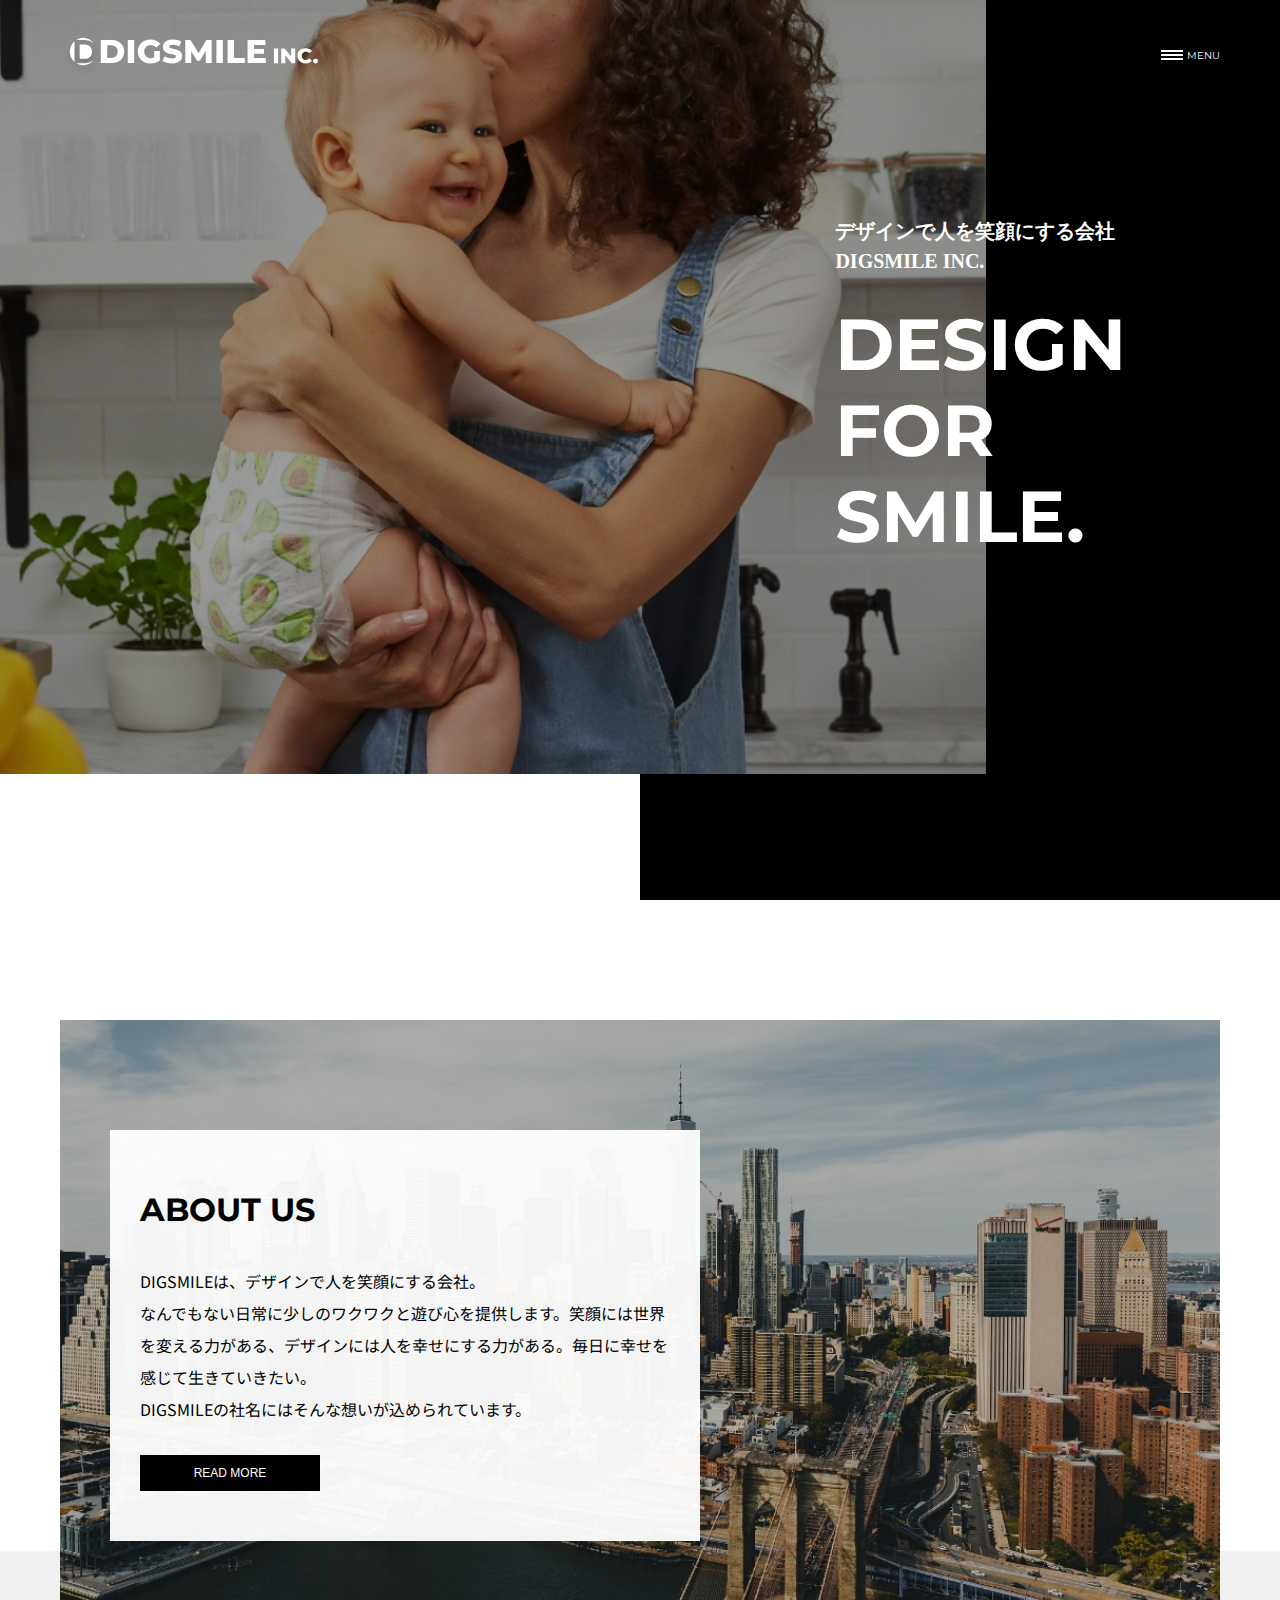
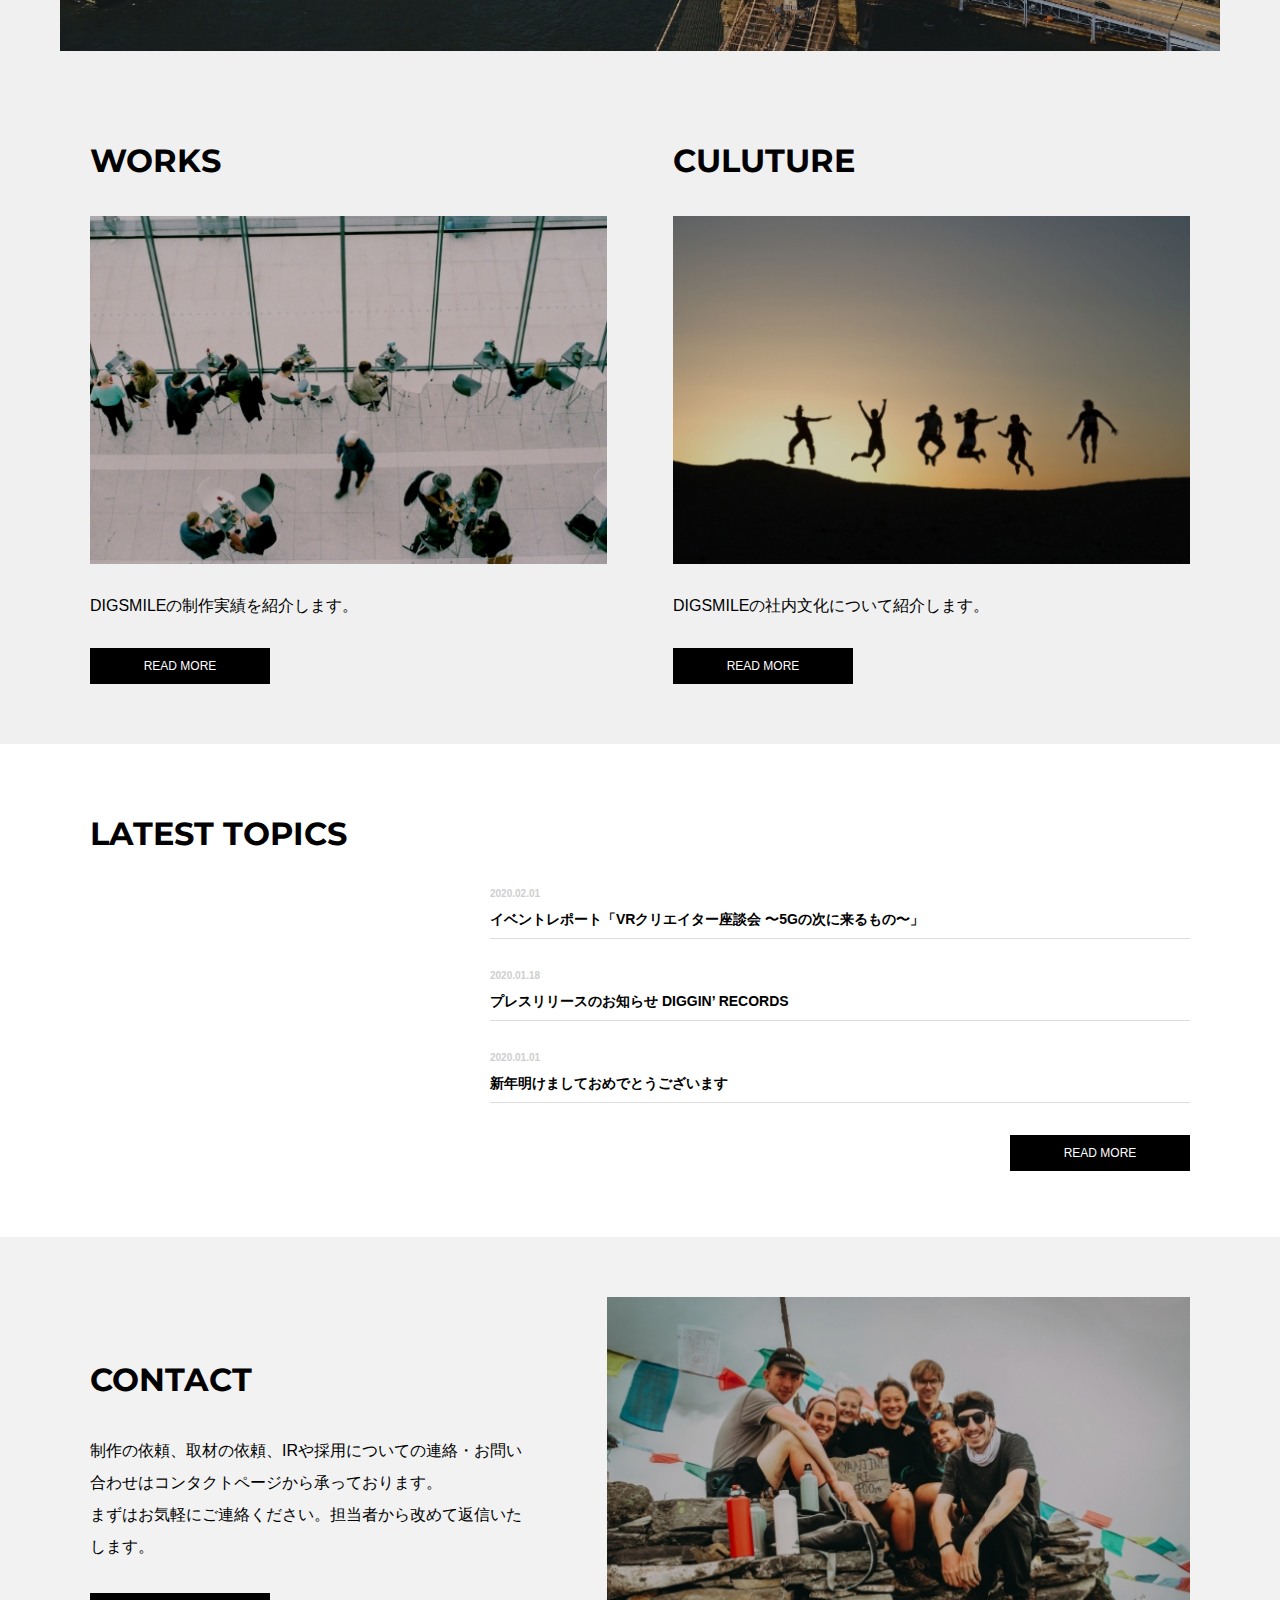
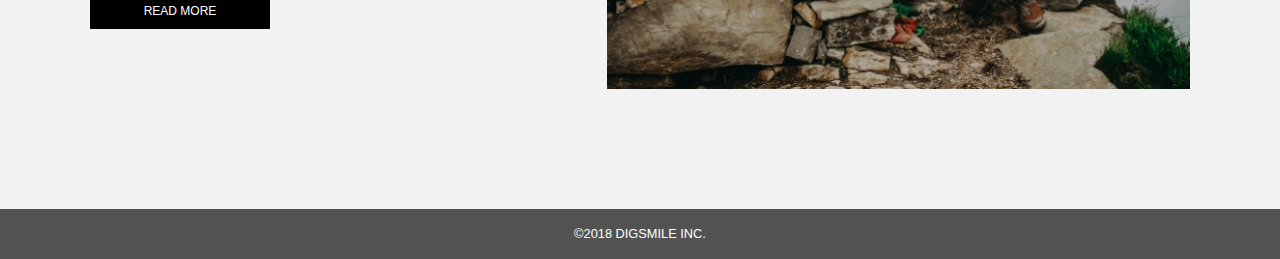
<file: index.html>
<!DOCTYPE html>
<html lang="ja">
<head>
  <meta charset="UTF-8">
  <meta http-equiv="X-UA-Compatible" content="IE=edge">
  <meta name="viewport" content="width=device-width, initial-scale=1.0">
  <link rel="stylesheet" href="css/reset.css">
  <link rel="preconnect" href="https://fonts.googleapis.com">
  <link rel="preconnect" href="https://fonts.gstatic.com" crossorigin>
  <link href="https://fonts.googleapis.com/css2?family=Montserrat:wght@400;800&family=Noto+Sans+JP&display=swap" rel="stylesheet">
  <link rel="stylesheet" href="css/style.css">
  <script
  src="https://code.jquery.com/jquery-3.6.0.min.js"
  integrity="sha256-/xUj+3OJU5yExlq6GSYGSHk7tPXikynS7ogEvDej/m4="
  crossorigin="anonymous"></script>

  <title>DIGSMILE inc. | TOP</title>
</head>
<body>
  <header class="header">
    <h1 class="site-logo">
      <a href="" class="site-logo__link"><img class="site-logo__img" src="img/site-logo.svg" alt=""></a>
    </h1>
    <nav class="header__nav">
      <div class="nav__logo">
        <a href="#" class="nav__logo-link">
          <img src="img/グループ 8.svg" alt="" >
        </a><!-- /.nav__logo-link -->
      </div><!-- /.nav__logo -->
      <ul class="nav__list">
        <li class="nav__item">
          <a href="about.html" class="nav__link">
            ABOUT US
          </a><!-- /.nav__link -->
        </li><!-- /.nav__item -->
        <li class="nav__item">
          <a href="#works" class="nav__link">
            WORKS
          </a><!-- /.nav__link -->
        </li><!-- /.nav__item -->
        <li class="nav__item">
          <a href="index.html" class="nav__link">
            CULTURE
          </a><!-- /.nav__link -->
        </li><!-- /.nav__item -->
        <li class="nav__item">
          <a href="#topics" class="nav__link">
            TOPICS
          </a><!-- /.nav__link -->
        </li><!-- /.nav__item -->
        <li class="nav__item">
          <a href="contact.html" class="nav__link">
            CONTACT
          </a><!-- /.nav__link -->
        </li><!-- /.nav__item -->
      </ul><!-- /.nav__list -->
    </nav><!-- /.header__nav -->
    <div class="mask">
      
    </div><!-- /.mask -->
    <div class="humberger">
      <button class="humberger__btn">
        <span class="humberger__border humberger__border--top"></span>
        <span class="humberger__border humberger__border--middle"></span>
        <span class="humberger__border humberger__border--bottom"></span>       
      </button>
      <p class="humberger__menu">
        MENU
      </p>  
    </div>
  </header>
  <main class="main">
    <div class="fv">
      <div class="fv__bg-img">
        <div class="fv__title">
          <div class="fv__sub-copy">デザインで人を笑顔にする会社<br>DIGSMILE INC.
          </div>
          <div class="fv__main-copy">DESIGN<br>
            FOR<br>
            SMILE.
          </div>
        </div>
      </div>
      <div class="fv__bg-brack">
      </div><!-- /.fv__bg-brack -->
    </div>
    <section class="about-us">
      <div class="about-us__inner sec-inner--m">
        <div class="about-us__content">
          <h2 class="about-us__title sec-title">
            ABOUT US
          </h2><!-- /.about-us__title -->
          <p class="about-us__description">
            DIGSMILEは、デザインで人を笑顔にする会社。<br>
            なんでもない日常に少しのワクワクと遊び心を提供します。笑顔には世界を変える力がある、デザインには人を幸せにする力がある。毎日に幸せを感じて生きていきたい。<br>
            DIGSMILEの社名にはそんな想いが込められています。
          </p><!-- /.about-us__description -->
          <a href="about.html" class="btn">
            READ MORE
          </a><!-- /.btn -->
        </div><!-- /.about-us__content -->
      </div><!-- /.sec-inner -->
    </section><!-- /.about-us -->

    <div class="col-2">
      <div class="sec-inner--m col-2__inner">
        <section class="works" id="works">
          <h2 class="sec-title">
            WORKS
          </h2><!-- /.sec-title -->
          <figure class="works__img-wrap col-2__img-wrap">
            <img src="img/works-img@2x.jpg" alt="" class="works__img col-2__img" >
          </figure><!-- /.works__img-wrap -->
          <p class="works__description col-2__description">
            DIGSMILEの制作実績を紹介します。
          </p><!-- /.works__description -->
          <a href="" class="btn col-2__btn">READ MORE</a><!-- /.btn -->
        </section><!-- /.works -->
        <section class="culture">
          <h2 class="sec-title">
            CULUTURE
          </h2><!-- /.sec-title -->
          <figure class="works__img-wrap col-2__img-wrap">
            <img src="img/culture-img@2x.jpg" alt="" class="works__img col-2__img">
          </figure><!-- /.works__img-wrap -->
          <p class="works__description col-2__description">DIGSMILEの社内文化について紹介します。</p><!-- /.works__description -->
          <a href="" class="btn col-2__btn">READ MORE</a><!-- /.btn -->   
        </section><!-- /.culture -->
      </div><!-- /.sec-inner--m -->
    </div><!-- /.col-2 -->
    <section class="topics" id="topics">
      <div class="sec-inner--m">
        <h2 class="sec-title">
          LATEST TOPICS
        </h2><!-- /.sec-title -->
        <div class="topics__content">
          <ul class="topics__list">
            <li class="topics__item">
              <time class="topics__time" datetime="2020-02-01">2020.02.01</time><!-- /.topics__time -->
              <p class="topics__text">イベントレポート「VRクリエイター座談会 〜5Gの次に来るもの〜」</p><!-- /.topics__text -->
            </li><!-- /.topics__item -->
            <li class="topics__item">
              <time class="topics__time" datetime="2020-01-18">2020.01.18</time><!-- /.topics__time -->
              <p class="topics__text">プレスリリースのお知らせ DIGGIN’ RECORDS</p><!-- /.topics__text -->
            </li><!-- /.topics__item -->
            <li class="topics__item">
              <time class="topics__time" datetime="2020-01-01">2020.01.01</time><!-- /.topics__time -->
              <p class="topics__text">新年明けましておめでとうございます</p><!-- /.topics__text -->
            </li><!-- /.topics__item -->
          </ul><!-- /.topics__list -->
          <a href="" class="btn topics__btn">READ MORE</a><!-- /.btn -->
        </div><!-- /.topics__content -->
      </div><!-- /.sec-inner--m -->
    </section><!-- /.topics -->
    <section class="contact">
      <div class="sec-inner--m contact__inner">
        <div class="contact__content">
          <h2 class="sec-title">
            CONTACT
          </h2><!-- /.sec-title -->
          <p class="contact__text">
            制作の依頼、取材の依頼、IRや採用についての連絡・お問い合わせはコンタクトページから承っております。<br>
            まずはお気軽にご連絡ください。担当者から改めて返信いたします。
          </p><!-- /.contact__text -->
          <a href="contact.html" class="btn contact__btn">READ MORE</a><!-- /.btn -->

        </div><!-- /.contact__content -->
        <figure class="contact__img-wrap">
          <img src="/img/recruit-img@2x.jpg" alt="" class="contact__img">
        </figure><!-- /.contact__img-wrapper -->

      </div><!-- /.sec-inner--m -->
    </section><!-- /.contact -->
  </main>
  <footer class="footer">
    <small class="footer__copy">&copy;2018 DIGSMILE INC.</small>
  </footer>
  <script src="js/script.js"></script>
</body>
</html>
</file>
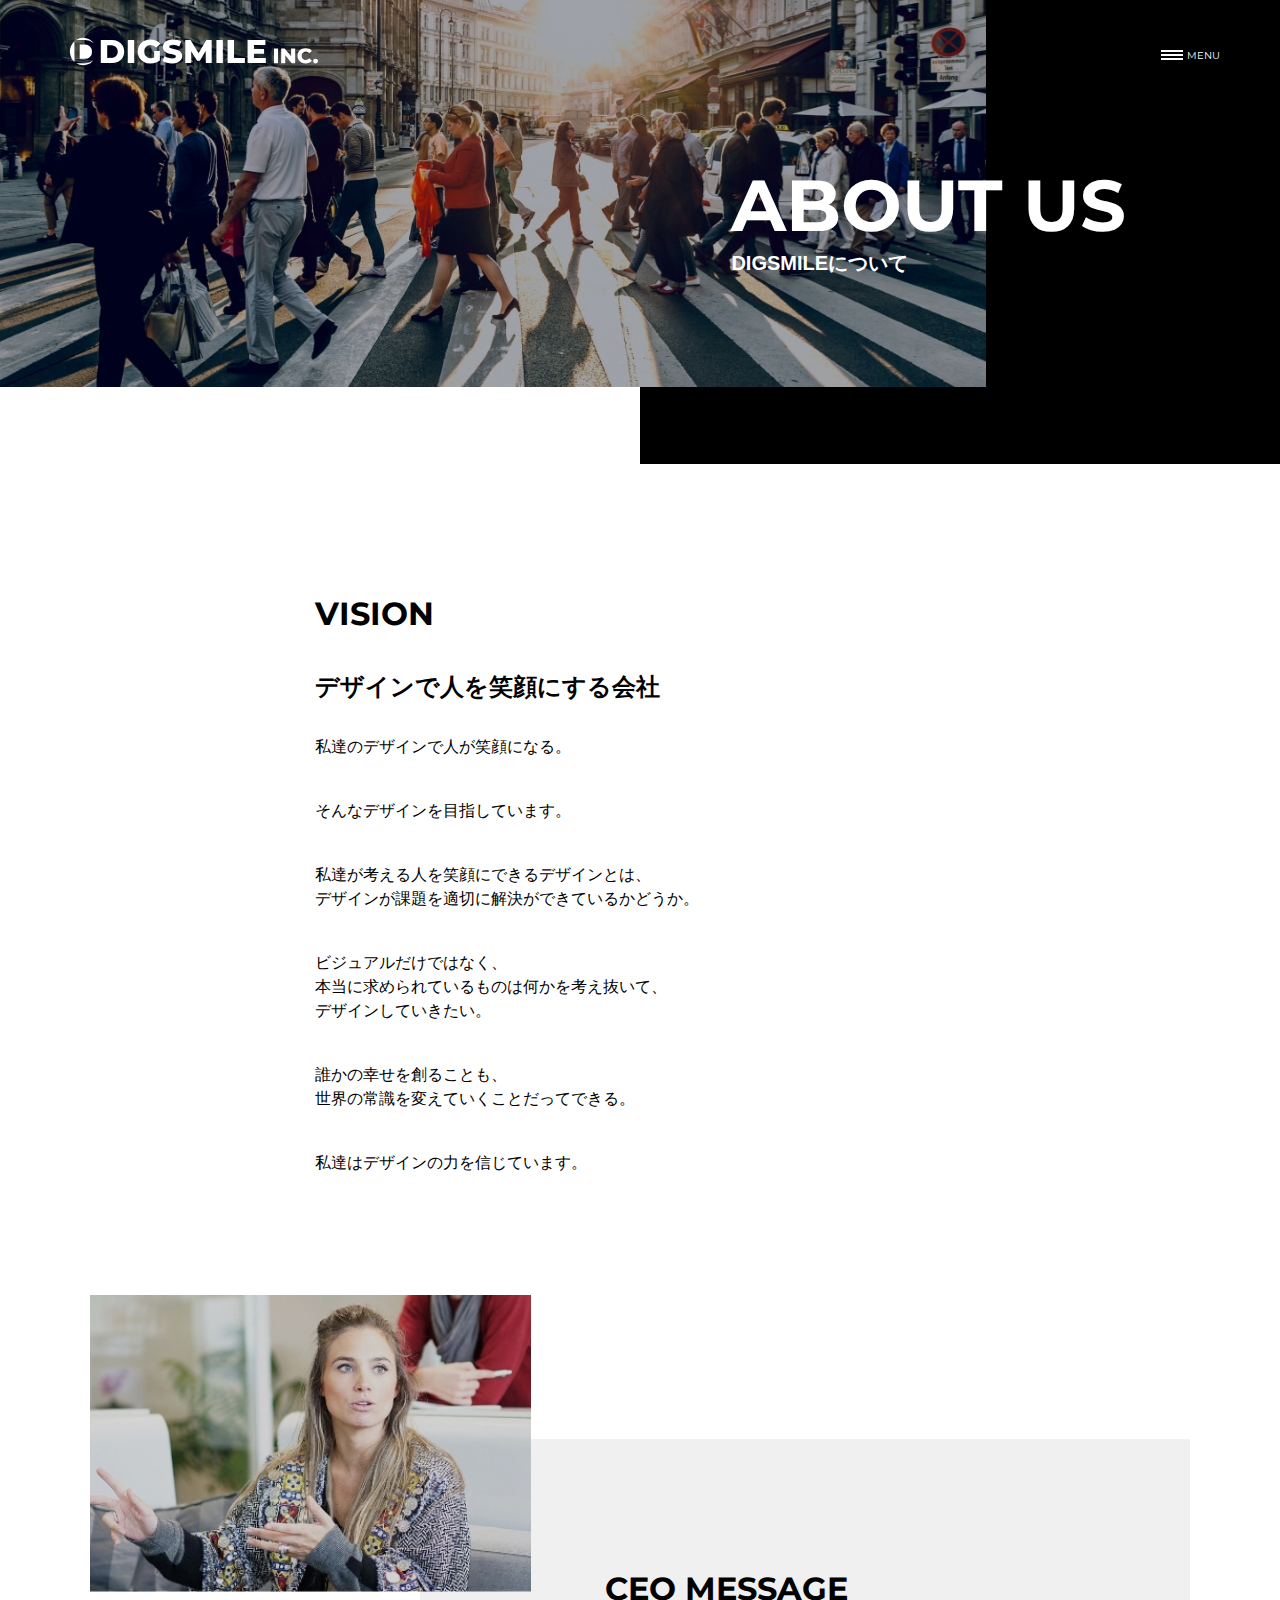
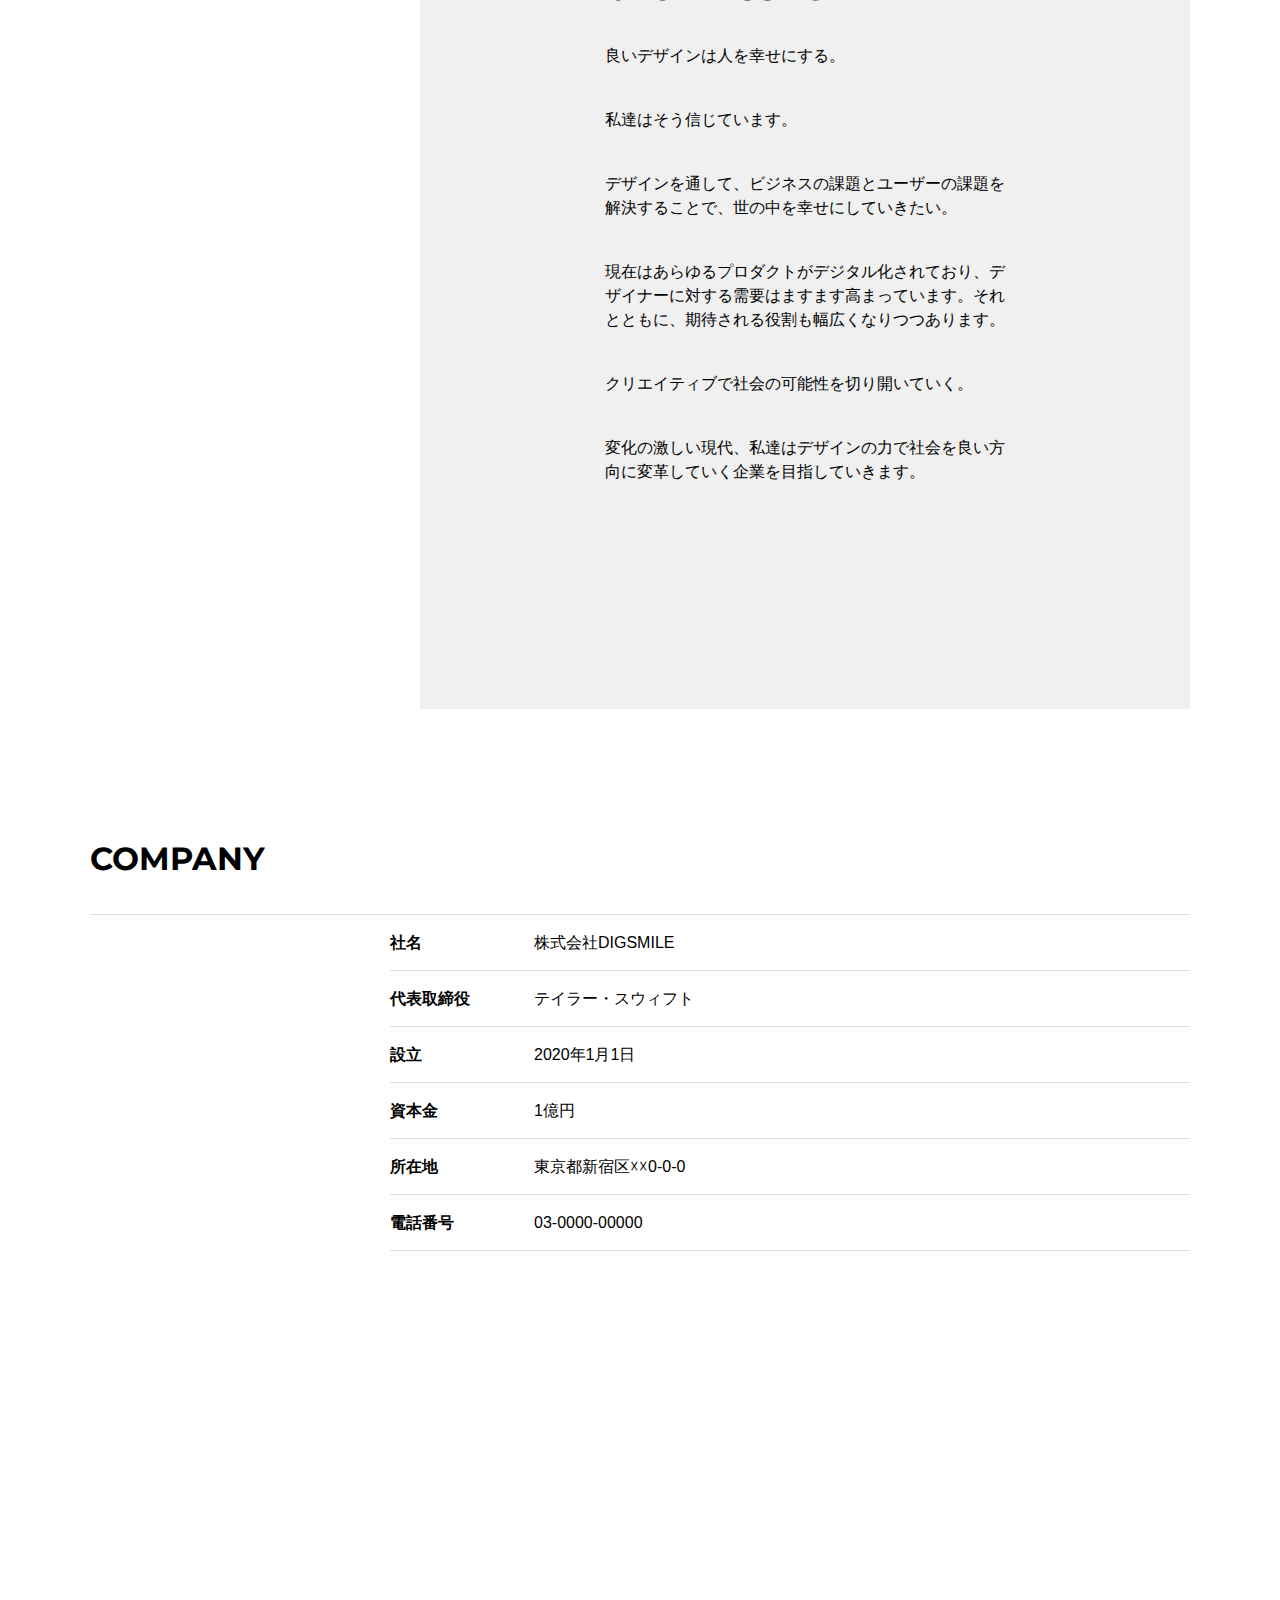
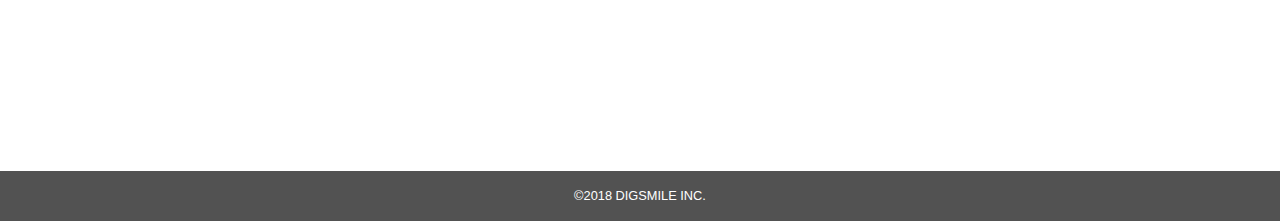
<file: about.html>
<!DOCTYPE html>
<html lang="ja">
<head>
  <meta charset="UTF-8">
  <meta http-equiv="X-UA-Compatible" content="IE=edge">
  <meta name="viewport" content="width=device-width, initial-scale=1.0">
  <link rel="stylesheet" href="css/reset.css">
  <link rel="preconnect" href="https://fonts.googleapis.com">
  <link rel="preconnect" href="https://fonts.gstatic.com" crossorigin>
  <link href="https://fonts.googleapis.com/css2?family=Montserrat:wght@400;800&family=Noto+Sans+JP&display=swap" rel="stylesheet">
  <link rel="stylesheet" href="css/about.css">
  <script
  src="https://code.jquery.com/jquery-3.6.0.min.js"
  integrity="sha256-/xUj+3OJU5yExlq6GSYGSHk7tPXikynS7ogEvDej/m4="
  crossorigin="anonymous"></script>
  <title>DIGSMILE inc. |about</title>
</head>
<body>
  <header class="header">
    <h2 class="site-logo">
      <a href="" class="site-logo__link"><img class="site-logo__img" src="img/site-logo.svg" alt=""></a>
    </h2>
    <nav class="header__nav">
      <div class="nav__logo">
        <a href="#" class="nav__logo-link">
          <img src="img/グループ 8.svg" alt="" >
        </a><!-- /.nav__logo-link -->
      </div><!-- /.nav__logo -->
      <ul class="nav__list">
        <li class="nav__item">
          <a href="#" class="nav__link">
            ABOUT US
          </a><!-- /.nav__link -->
        </li><!-- /.nav__item -->
        <li class="nav__item">
          <a href="index.html" class="nav__link">
            WORKS
          </a><!-- /.nav__link -->
        </li><!-- /.nav__item -->
        <li class="nav__item">
          <a href="index.html" class="nav__link">
            CULTURE
          </a><!-- /.nav__link -->
        </li><!-- /.nav__item -->
        <li class="nav__item">
          <a href="index.html" class="nav__link">
            TOPICS
          </a><!-- /.nav__link -->
        </li><!-- /.nav__item -->
        <li class="nav__item">
          <a href="contact.html" class="nav__link">
            CONTACT
          </a><!-- /.nav__link -->
        </li><!-- /.nav__item -->
      </ul><!-- /.nav__list -->
    </nav><!-- /.header__nav -->
    <div class="mask">
      
    </div><!-- /.mask -->
    <div class="humberger">
      <button class="humberger__btn">
        <span class="humberger__border humberger__border--top"></span>
        <span class="humberger__border humberger__border--middle"></span>
        <span class="humberger__border humberger__border--bottom"></span>       
      </button>
      <p class="humberger__menu">
        MENU
      </p>  
    </div>
  </header><!-- /.header -->
  <main class="main">
    <div class="fv">
      <div class="fv__bg-img">
        <div class="fv__title">
          <div class="fv__main-copy">
            ABOUT US
          </div>
          <div class="fv__sub-copy">
            DIGSMILEについて
          </div>
        </div>
      </div>
      <div class="fv__bg-brack">
      </div><!-- /.fv__bg-brack -->
    </div><!-- /.fv -->
    <section class="vision sec-inner--m">
      <div class="vision__inner ">
        <h2 class="vision__title sec-title">VISION</h2><!-- /.sec-title -->
        <h3 class="vision__sub-title">デザインで人を笑顔にする会社</h3><!-- /.vision__sub-title -->
        <p class="vision__text">私達のデザインで人が笑顔になる。</p><!-- /.vision__text -->
        <p class="vision__text">そんなデザインを目指しています。</p><!-- /.vision__text -->
        <p class="vision__text">
          私達が考える人を笑顔にできるデザインとは、<br>
          デザインが課題を適切に解決ができているかどうか。
        </p><!-- /.vision__text -->
        <p class="vision__text">
          ビジュアルだけではなく、<br>
          本当に求められているものは何かを考え抜いて、<br>
          デザインしていきたい。
        </p><!-- /.vision__text -->
        <p class="vision__text">
          誰かの幸せを創ることも、<br>
          世界の常識を変えていくことだってできる。
        </p><!-- /.vision__text -->
        <p class="vision__text">
          私達はデザインの力を信じています。
        </p><!-- /.vision__text -->
      </div><!-- /.vision__inner -->
    </section><!-- /.vision -->
    <section class="message">
      <div class="message__inner sec-inner--m">

        <div class="message__content">
          <div class="message__content-inner">

            <h2 class="sec-title">
              CEO MESSAGE
            </h2><!-- /.sec-title -->
            <p class="message__text">
              良いデザインは人を幸せにする。        
            </p><!-- /.message__text -->
            <p class="message__text">
              私達はそう信じています。
            </p><!-- /.message__text -->
            <p class="message__text">
              デザインを通して、ビジネスの課題とユーザーの課題を解決することで、世の中を幸せにしていきたい。
            </p><!-- /.message__text -->
            <p class="message__text">
              現在はあらゆるプロダクトがデジタル化されており、デザイナーに対する需要はますます高まっています。それとともに、期待される役割も幅広くなりつつあります。
            </p><!-- /.message__text -->
            <p class="message__text">
              クリエイティブで社会の可能性を切り開いていく。
            </p><!-- /.message__text -->
            <p class="message__text">
              変化の激しい現代、私達はデザインの力で社会を良い方向に変革していく企業を目指していきます。
            </p><!-- /.message__text -->
          </div><!-- /.message__content -->
          <figure class="message__img-wrap">
            <img src="img/ceo-img@2x.jpg" alt="" class="message__img">
          </figure><!-- /.message__img-wrap -->
          </div><!-- /.message__content-inner -->
      </div><!-- /.sec-inner--m -->
    </section><!-- /.message -->
    <section class="introduce">
      <div class="sec-inner--m">
        <h2 class="sec-title introduce__title">
          COMPANY
        </h2><!-- /.sec-title -->
        <dl class="introduce__content">
          <dt>社名</dt>
          <dd>株式会社DIGSMILE</dd>
          <dt>代表取締役</dt>
          <dd>テイラー・スウィフト</dd>
          <dt>設立</dt>
          <dd>2020年1月1日</dd>
          <dt>資本金</dt>
          <dd>1億円</dd>
          <dt>所在地</dt>
          <dd>東京都新宿区☓☓0-0-0</dd>
          <dt>電話番号</dt>
          <dd>03-0000-00000</dd>
        </dl><!-- /.introduce__content -->
        <div class="google-map">
          <iframe src="https://www.google.com/maps/embed?pb=!1m18!1m12!1m3!1d3240.461701235928!2d139.6920575507818!3d35.69025438009501!2m3!1f0!2f0!3f0!3m2!1i1024!2i768!4f13.1!3m3!1m2!1s0x60188cd4741c62e1%3A0x51d797d25c62db8d!2z5Lqs546L44OX44Op44K244Ob44OG44Or!5e0!3m2!1sja!2sjp!4v1634611394871!5m2!1sja!2sjp" style="border:0;" allowfullscreen="" loading="lazy"></iframe>
        </div><!-- /.google-map -->
      </div><!-- /.sec-inner--m -->
    </section><!-- /.introduce -->
  </main><!-- /.main -->
  <footer class="footer">
    <small class="footer__copy">&copy;2018 DIGSMILE INC.</small>
  </footer>
  
  <script src="js/script.js"></script>
</body>
</html>
</file>
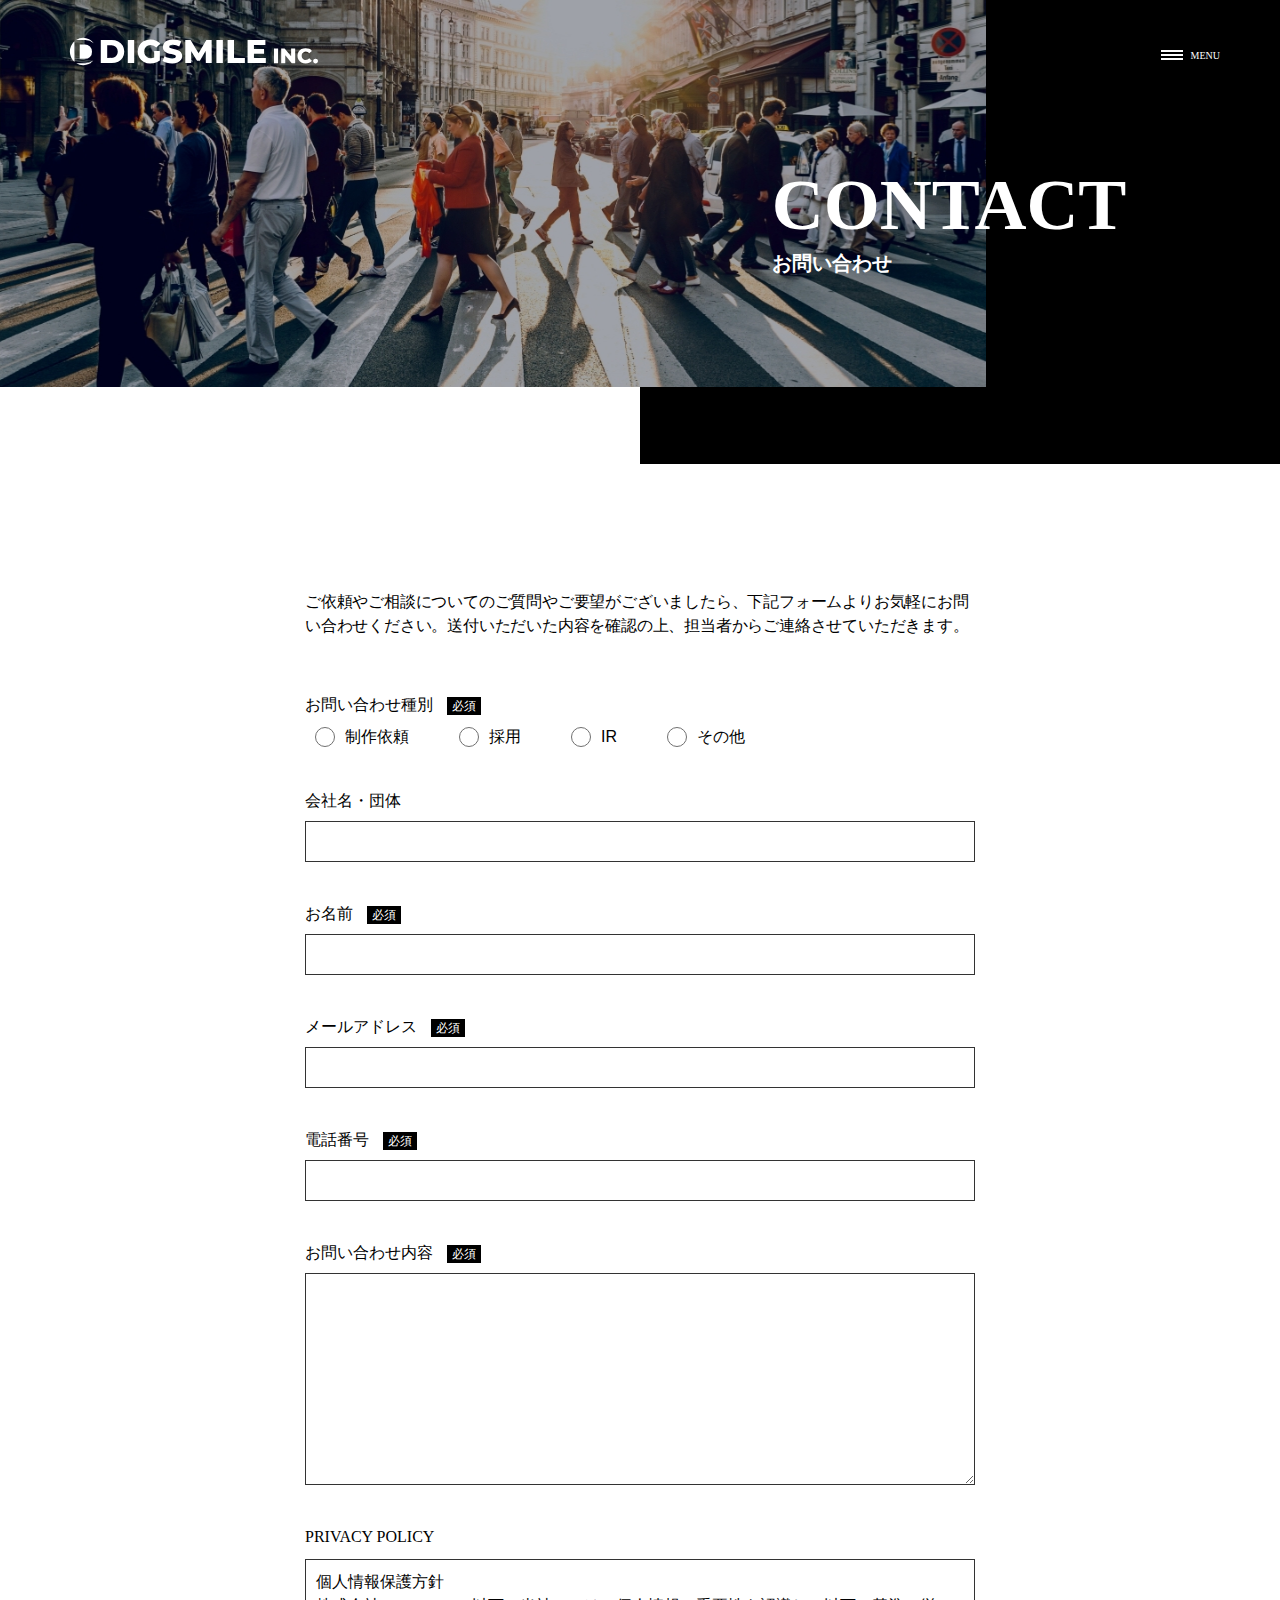
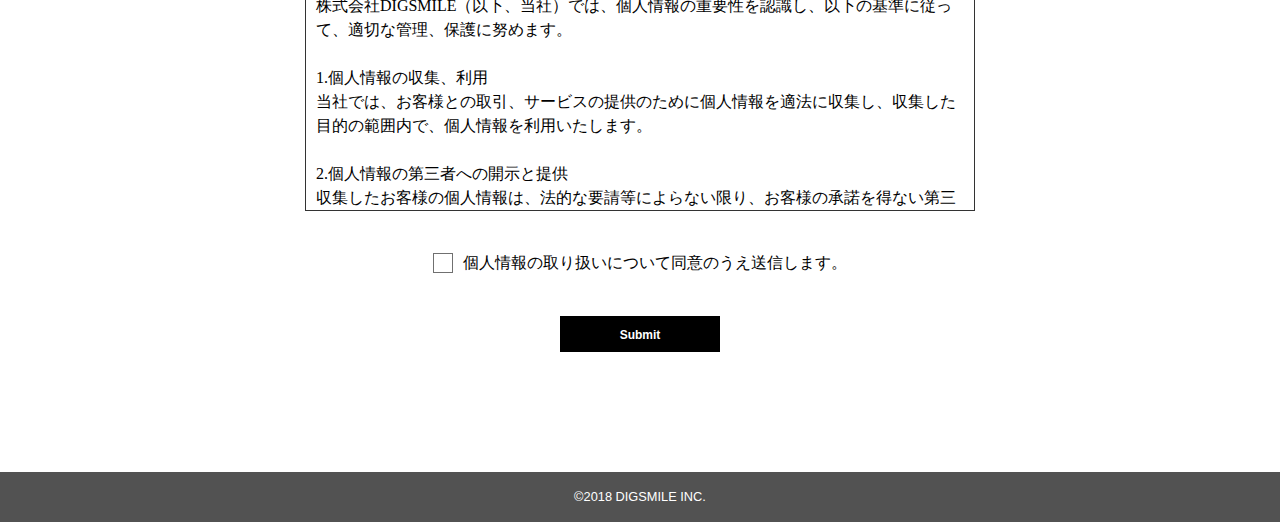
<file: contact.html>
<!DOCTYPE html>
<html lang="ja">
<head>
  <meta charset="UTF-8">
  <meta http-equiv="X-UA-Compatible" content="IE=edge">
  <meta name="viewport" content="width=device-width, initial-scale=1.0">
  <link rel="stylesheet" href="css/reset.css">
  <link rel="stylesheet" href="css/contact.css">
  <script
  src="https://code.jquery.com/jquery-3.6.0.min.js"
  integrity="sha256-/xUj+3OJU5yExlq6GSYGSHk7tPXikynS7ogEvDej/m4="
  crossorigin="anonymous"></script>
  <title>DIGSMILE inc. |contact</title>
</head>
<body>
  <header class="header">
    <h2 class="site-logo">
      <a href="" class="site-logo__link"><img class="site-logo__img" src="img/site-logo.svg" alt=""></a>
    </h2>
    <nav class="header__nav">
      <div class="nav__logo">
        <a href="#" class="nav__logo-link">
          <img src="img/グループ 8.svg" alt="" >
        </a><!-- /.nav__logo-link -->
      </div><!-- /.nav__logo -->
      <ul class="nav__list">
        <li class="nav__item">
          <a href="about.html" class="nav__link">
            ABOUT US
          </a><!-- /.nav__link -->
        </li><!-- /.nav__item -->
        <li class="nav__item">
          <a href="index.html" class="nav__link">
            WORKS
          </a><!-- /.nav__link -->
        </li><!-- /.nav__item -->
        <li class="nav__item">
          <a href="index.html" class="nav__link">
            CULTURE
          </a><!-- /.nav__link -->
        </li><!-- /.nav__item -->
        <li class="nav__item">
          <a href="index.html" class="nav__link">
            TOPICS
          </a><!-- /.nav__link -->
        </li><!-- /.nav__item -->
        <li class="nav__item">
          <a href="#" class="nav__link">
            CONTACT
          </a><!-- /.nav__link -->
        </li><!-- /.nav__item -->
      </ul><!-- /.nav__list -->
    </nav><!-- /.header__nav -->
    <div class="mask">
      
    </div><!-- /.mask -->
    <div class="humberger">
      <button class="humberger__btn">
        <span class="humberger__border humberger__border--top"></span>
        <span class="humberger__border humberger__border--middle"></span>
        <span class="humberger__border humberger__border--bottom"></span>       
      </button>
      <p class="humberger__menu">
        MENU
      </p>  
    </div>
  </header><!-- /.header -->
  <main class="main">
    <div class="fv">
      <div class="fv__bg-img">
        <div class="fv__title">
          <div class="fv__main-copy">
            CONTACT
          </div>
          <div class="fv__sub-copy">
            お問い合わせ
          </div>
        </div>
      </div>
      <div class="fv__bg-brack">
      </div><!-- /.fv__bg-brack -->
    </div><!-- /.fv -->
    <div class="content">
      <p class="content__text">
        ご依頼やご相談についてのご質問やご要望がございましたら、下記フォームよりお気軽にお問い合わせください。送付いただいた内容を確認の上、担当者からご連絡させていただきます。
      </p><!-- /.content__text -->
      <form action="" class="content__form">
        <ul class="form__list">
          <li class="form__item">
            <label for="" class="form__label label__need">
              お問い合わせ種別
            </label><!-- /.form__label -->
            <ul class="form__radio-list">
              <li class="form__radio-item">
                <input name="radio" type="radio" class="form__radio" id="request">
                <label for="request" class="radio__label">
                  制作依頼
                </label><!-- /.radio__label -->
              </li><!-- /.form__radion-item -->
              <li class="form__radio-item">
                <input name="radio" type="radio" class="form__radio" id="recruit">
                <label for="recruit" class="radio__label">
                  採用
                </label><!-- /.radio__label -->
              </li><!-- /.form__radion-item -->
              <li class="form__radio-item">
                <input name="radio" type="radio" class="form__radio" id="IR">
                <label for="IR" class="radio__label" >
                  IR
                </label><!-- /.radio__label -->
              </li><!-- /.form__radion-item -->
              <li class="form__radio-item">
                <input name="radio" type="radio" class="form__radio" id="another">
                <label for="another" class="radio__label">
                  その他
                </label><!-- /.radio__label -->
              </li><!-- /.form__radion-item -->
            </ul><!-- /.form__radio-list -->
          </li><!-- /.form__item -->
          <li class="form__item">
            <label for="group-name" class="form__label">
              会社名・団体
            </label><!-- /.form__label -->
            <input type="name" class="form__input" id="group-name">
            
          </li><!-- /.form__item -->
          <li class="form__item">
            <label for="name" class="form__label    label__need" id="name">
              お名前
            </label><!-- /.form__label -->
            <input type="name" class="form__input">

          </li><!-- /.form__item -->
          <li class="form__item">
            <label for="mail" class="form__label   label__need">
              メールアドレス
            </label><!-- /.form__label -->
            <input type="email" class="form__input" id="mail">
          </li><!-- /.form__item -->
          <li class="form__item">
            <label for="tel" class="form__label  label__need">
              電話番号
            </label><!-- /.form__label -->
            <input type="tel" class="form__input">
            
          </li><!-- /.form__item -->
          <li class="form__item">
            <label for="contact" class="form__label label__need">
              お問い合わせ内容
            </label><!-- /.form__label -->
            <textarea name="contact" id="contact" cols="30" rows="10" class="form__textarea"></textarea><!-- /# -->

          </li><!-- /.form__item -->
          <li class="form__item">
            <h3 class="form__term-title">PRIVACY POLICY</h3><!-- /.form__term -->
            <p class="form__term-text">
              個人情報保護方針<br>
              株式会社DIGSMILE（以下、当社）では、個人情報の重要性を認識し、以下の基準に従って、適切な管理、保護に努めます。<br><br>
              1.個人情報の収集、利用<br>
              当社では、お客様との取引、サービスの提供のために個人情報を適法に収集し、収集した目的の範囲内で、個人情報を利用いたします。<br><br>

              2.個人情報の第三者への開示と提供<br>
              収集したお客様の個人情報は、法的な要請等によらない限り、お客様の承諾を得ない第三者に対して提供・開示はいたしません。
              業務の都合上、業務委託先に個人情報を提供する場合は、機密保持契約等によって業務委託先に個人情報保護を義務付けるとともに、業務委託先が適切に個人情報を取り扱うように管理いたします。<br><br>

              3.個人情報の保護<br>
              当社では、個人情報の紛失、破壊、改ざん、不正アクセス、および漏えい等を防止するため、適切な対策を行います。<br><br>

              4.法令および関連規範の遵守<br>
              当社は、個人情報の取り扱いに関して、個人情報保護法をはじめとする個人情報に関する法令および関連する規範を遵守します。<br><br>

              5.個人情報の開示・訂正・削除<br>
              当社では、個人情報の開示・訂正・削除等の依頼があった場合、情報提供者本人であることを確認の上、すみやかに対応いたします。<br><br>

              法令や当社方針により、プライバシー・ポリシーを予告なく改訂することがあります。<br><br>

              お問い合わせ窓口<br>
              当社の個人情報の取扱いに関するお問い合わせは下記までご連絡お願いいたします。<br>
              株式会社ファイアープレイス<br>
              044-589-4333
            </p><!-- /.form__term-text -->

          </li><!-- /.form__item -->
        </ul>
        <div class="form__agree">
          <input type="checkbox" class="agree__checkbox" id="check">
          <label for="check" class="agree__label">個人情報の取り扱いについて同意のうえ送信します。</label>
        </div><!-- /.form__agree -->
      
        <input type="submit" class="form__btn" name="送信">
      
      </form><!-- /.conttent__form -->
    </div><!-- /.content -->
  </main>
  <footer class="footer">
    <small class="footer__copy">&copy;2018 DIGSMILE INC.</small>
  </footer>
  <script src="js/script.js"></script>
</body>
</html>
</file>
<file: css/style.css>
@charset "UTF-8";
/* ---------------------------
* base
* ---------------------------- */
html {
  font-size: 62.5%;
}

body {
  font-size: 1.6rem;
  font-family: "游ゴシック体", YuGothic, "游ゴシック", "Yu Gothic", "メイリオ", "Hiragino Kaku Gothic ProN", "Hiragino Sans", sans-serif;
  line-height: 1.5;
}

img {
  vertical-align: top;
  width: 100%;
}

/* ---------------------------
* layout
* ---------------------------- */
.sec-inner--m {
  max-width: 1160px;
  margin: 0 auto;
  padding-right: 30px;
  padding-left: 30px;
}

/* ---------------------------
* parts
* ---------------------------- */
.mask {
  height: 100%;
  background-color: rgba(0, 0, 0, 0.37);
}

.sec-title {
  font-size: 3.2rem;
  margin-bottom: 31px;
  font-family: 'Montserrat';
  font-weight: bold;
}

.btn {
  text-align: center;
  display: block;
  width: 180px;
  color: #fff;
  height: 36px;
  font-size: 1.2rem;
  line-height: 36px;
  background-color: #000;
  -webkit-transition: opacity 0.3s;
  transition: opacity 0.3s;
}

.btn:hover {
  opacity: 0.6;
}

/* ---------------------------
* header
* ---------------------------- */
.header {
  position: absolute;
  width: 100%;
  z-index: 5;
  display: -webkit-box;
  display: -ms-flexbox;
  display: flex;
  -webkit-box-pack: justify;
      -ms-flex-pack: justify;
          justify-content: space-between;
  -webkit-box-align: center;
      -ms-flex-align: center;
          align-items: center;
  padding: 30px 60px 30px 58px;
}

.site-logo {
  width: 260px;
}

.site__link {
  display: block;
}

.site__img {
  width: 100%;
}

.header__nav {
  position: absolute;
  color: #fff;
  font-family: 'Montserrat';
  font-weight: bold;
  top: 0;
  right: -520px;
  width: 520px;
  background-color: rgba(34, 34, 34, 0.95);
  text-align: center;
  height: 100vh;
  padding-top: 20vh;
  -webkit-transition: 0.3s;
  transition: 0.3s;
}

.nav__logo {
  width: 42.15px;
  margin-bottom: 44px;
  margin-right: auto;
  margin-left: auto;
}

.nav__item {
  margin-bottom: 34px;
  font-size: 2rem;
}

.nav__item:last-of-type {
  margin-bottom: 0;
}

.mask {
  position: fixed;
  top: 0;
  left: 0;
  width: 100%;
  height: 100vh;
  background-color: rgba(34, 34, 34, 0.6);
  z-index: -1;
  display: none;
}

.humberger {
  width: 59px;
  display: -webkit-box;
  display: -ms-flexbox;
  display: flex;
  -webkit-box-pack: justify;
      -ms-flex-pack: justify;
          justify-content: space-between;
  -webkit-box-align: center;
      -ms-flex-align: center;
          align-items: center;
  font-size: 1.0rem;
  font-family: 'Montserrat';
  color: #fff;
  cursor: pointer;
  z-index: 5;
  position: relative;
}

.humberger__btn {
  width: 22px;
}

.humberger__border {
  display: block;
  height: 2px;
  background-color: #fff;
  -webkit-transition: 0.3s;
  transition: 0.3s;
}

.humberger__border--top {
  margin-bottom: 2px;
}

.humberger__border--middle {
  margin-bottom: 2px;
}

/* --- メニューが開いた時 --- */
body.noscroll {
  overflow: hidden;
}

.open .header__nav {
  right: 0;
  opacity: 1;
  -webkit-transition: 0.3s;
  transition: 0.3s;
}

.open .humberger__border--top {
  -webkit-transform: translateY(4px) rotate(30deg);
          transform: translateY(4px) rotate(30deg);
}

.open .humberger__border--middle {
  opacity: 0;
}

.open .humberger__border--bottom {
  -webkit-transform: translateY(-4px) rotate(-30deg);
          transform: translateY(-4px) rotate(-30deg);
}

/* ---------------------------
* fv
* ---------------------------- */
.fv {
  position: relative;
  height: 100vh;
  margin-bottom: 120px;
}

.fv__bg-img {
  width: 77%;
  background: url(../img/kv-img@2x.jpg) no-repeat;
  background-size: cover;
  background-position: center;
  max-width: 1100px;
  height: 86vh;
}

.fv__bg-brack {
  position: absolute;
  width: 50vw;
  height: 100vh;
  background-color: #000;
  top: 0;
  right: 0;
  z-index: -1;
}

.fv__title {
  position: absolute;
  top: 43vh;
  right: 12vw;
  -webkit-transform: translateY(-50%);
          transform: translateY(-50%);
  color: #fff;
}

.fv__sub-copy {
  font-family: "游ゴシック体";
  font-size: 2rem;
  font-weight: bold;
  margin-bottom: 25px;
}

.fv__main-copy {
  font-size: 7.2rem;
  line-height: 86px;
  font-family: 'Montserrat';
  font-weight: bold;
}

/* ---------------------------
* about
* ---------------------------- */
.about-us__inner {
  background: url(../img/about-img@2x.jpg) no-repeat;
  background-size: cover;
  background-position: center;
  padding-top: 110px;
  padding-bottom: 110px;
  padding-left: 50px;
  position: relative;
  z-index: 1;
}

.about-us__content {
  max-width: 590px;
  background-color: rgba(255, 255, 255, 0.95);
  padding-top: 56px;
  padding-left: 30px;
  padding-right: 30px;
  padding-bottom: 50px;
}

.about-us__description {
  font-family: 'Noto Sans JP';
  line-height: 32px;
  margin-bottom: 30px;
}

/* ---------------------------
* works culture
* ---------------------------- */
.col-2 {
  padding-top: 186px;
  padding-bottom: 60px;
  background-color: #f0f0f0;
  -webkit-transform: translateY(-100px);
          transform: translateY(-100px);
  position: relative;
}

.col-2__inner {
  display: -webkit-box;
  display: -ms-flexbox;
  display: flex;
  -webkit-box-pack: justify;
      -ms-flex-pack: justify;
          justify-content: space-between;
}

.col-2__img-wrap {
  margin-bottom: 30px;
}

.col-2__img {
  width: 100%;
  -o-object-fit: cover;
     object-fit: cover;
}

.works,
.culture {
  width: 47%;
}

.col-2__description {
  margin-bottom: 30px;
}

/* ---------------------------
* topics
* ---------------------------- */
.topics {
  margin-top: -100px;
  padding-top: 66px;
  padding-bottom: 66px;
}

.topics__list {
  max-width: 700px;
  margin-left: auto;
}

.topics__item {
  margin-bottom: 32px;
  -webkit-transition: opacity 0.3s;
  transition: opacity 0.3s;
  font-weight: bold;
  cursor: pointer;
}

.topics__item::after {
  content: "";
  display: block;
  height: 1px;
  background-color: #ddd;
}

.topics__item:hover {
  opacity: 0.6;
}

.topics__btn {
  margin-left: auto;
}

.topics__time {
  display: block;
  color: #cecece;
  margin-bottom: 13px;
  font-size: 1rem;
  line-height: 1;
}

.topics__text {
  font-size: 1.4rem;
  margin-bottom: 12px;
  line-height: 1;
}

/* ---------------------------
* contact
* ---------------------------- */
.contact {
  background-color: #f2f2f2;
  padding-top: 60px;
  padding-bottom: 120px;
}

.contact__inner {
  display: -webkit-box;
  display: -ms-flexbox;
  display: flex;
  -webkit-box-pack: justify;
      -ms-flex-pack: justify;
          justify-content: space-between;
  -webkit-box-align: center;
      -ms-flex-align: center;
          align-items: center;
}

.contact__content {
  width: 40%;
}

.contact__text {
  line-height: 32px;
  margin-bottom: 30px;
}

.contact__img-wrap {
  width: 53%;
}

/* ---------------------------
* footer
* ---------------------------- */
.footer {
  background-color: #525252;
  text-align: center;
  color: #fff;
}

.footer__copy {
  line-height: 50px;
}

/* ---------------------------
* tablet
* ---------------------------- */
@media screen and (max-width: 768px) {
  /* ---------------------------
  * base__tb
  * ---------------------------- */
  .btn {
    width: 160px;
    font-size: 1.1rem;
  }
  .sec-inner--m {
    padding-right: 4vw;
    padding-left: 4vw;
  }
  /* ---------------------------
  * header__tb
  * ---------------------------- */
  .header {
    padding: 33.8px 4vw 33.8px 4vw;
  }
  .site-logo {
    width: 189px;
  }
  .site-logo__link {
    display: block;
    width: 100%;
  }
  /* ---------------------------
  * fv__tb
  * ---------------------------- */
  .fv__title {
    top: 333px;
  }
  .fv__sub-copy {
    font-size: 1.6rem;
  }
  .fv__main-copy {
    font-size: 5.6rem;
    line-height: 53px;
    letter-spacing: 2px;
  }
  /* ---------------------------
  * .about__tb
  * ---------------------------- */
  .about-us__inner {
    padding: 60px 4vw;
  }
  .about-us__content {
    margin: 0 auto;
  }
  /* ---------------------------
  * works__tb culture__tb
  * ---------------------------- */
  .col-2 {
    margin-bottom: 40px;
  }
  .col-2__inner {
    display: block;
  }
  .works,
  .culture {
    width: 100%;
    max-width: 520px;
  }
  .works {
    margin-bottom: 45px;
  }
  /* ---------------------------
  * topics__tb
  * ---------------------------- */
  .topics__btn {
    margin-left: 0;
    margin-right: auto;
  }
  /* ---------------------------
  * contact__tb
  * ---------------------------- */
  .contact__inner {
    -webkit-box-orient: vertical;
    -webkit-box-direction: reverse;
        -ms-flex-direction: column-reverse;
            flex-direction: column-reverse;
    -webkit-box-align: stretch;
        -ms-flex-align: stretch;
            align-items: stretch;
  }
  .contact__content {
    width: 100%;
    max-width: 520px;
  }
  .contact__img-wrap {
    width: 100%;
    max-width: 520px;
    margin-bottom: 36px;
  }
}

/* ---------------------------
* navレスポンシブ
* ---------------------------- */
@media screen and (max-width: 568px) {
  .header__nav {
    width: 100%;
    right: -100%;
  }
}

/* ---------------------------
* sp
* ---------------------------- */
@media screen and (max-width: 375px) {
  /* ---------------------------
  * parts__sp
  * ---------------------------- */
  .sec-title {
    font-size: 2.8rem;
  }
  /* ---------------------------
  * header__sp
  * ---------------------------- */
  .header {
    padding-top: 19.8px;
    padding-bottom: 19.8px;
  }
  /* ---------------------------
  * fv
  * ---------------------------- */
  .fv__title {
    right: 8vw;
  }
  /* ---------------------------
  * about__sp
  * ---------------------------- */
  .about-us__description {
    font-size: 1.4rem;
  }
  /* ---------------------------
  * topics__sp
  * ---------------------------- */
  .topics__text {
    font-size: 1.2rem;
  }
}
</file>
<file: css/about.css>
@charset "UTF-8";
/* ---------------------------
* base
* ---------------------------- */
html {
  font-size: 62.5%;
}

body {
  font-size: 1.6rem;
  font-family: "游ゴシック体", YuGothic, "游ゴシック", "Yu Gothic", "メイリオ", "Hiragino Kaku Gothic ProN", "Hiragino Sans", sans-serif;
  line-height: 1.5;
}

img {
  vertical-align: top;
  width: 100%;
}

/* ---------------------------
* layout
* ---------------------------- */
.sec-inner--m {
  max-width: 1160px;
  margin: 0 auto;
  padding-right: 30px;
  padding-left: 30px;
}

/* ---------------------------
* parts
* ---------------------------- */
.sec-title {
  font-size: 3.2rem;
  font-family: 'Montserrat';
  margin-bottom: 31px;
  font-weight: bold;
}

/* ---------------------------
* header
* ---------------------------- */
.header {
  position: absolute;
  width: 100%;
  z-index: 5;
  display: -webkit-box;
  display: -ms-flexbox;
  display: flex;
  -webkit-box-pack: justify;
      -ms-flex-pack: justify;
          justify-content: space-between;
  -webkit-box-align: center;
      -ms-flex-align: center;
          align-items: center;
  padding: 30px 60px 30px 58px;
}

.site-logo {
  width: 260px;
}

.site__link {
  display: block;
}

.site__img {
  width: 100%;
}

.header__nav {
  position: fixed;
  color: #fff;
  font-family: 'Montserrat';
  font-weight: bold;
  top: 0;
  right: -520px;
  width: 520px;
  background-color: rgba(34, 34, 34, 0.95);
  text-align: center;
  height: 100vh;
  padding-top: 20vh;
  -webkit-transition: 0.3s;
  transition: 0.3s;
}

.nav__logo {
  width: 42.15px;
  margin-bottom: 44px;
  margin-right: auto;
  margin-left: auto;
}

.nav__item {
  margin-bottom: 34px;
  font-size: 2rem;
}

.nav__item:last-of-type {
  margin-bottom: 0;
}

.mask {
  position: fixed;
  top: 0;
  left: 0;
  width: 100%;
  height: 100vh;
  background-color: rgba(34, 34, 34, 0.6);
  z-index: -1;
  display: none;
}

.humberger {
  width: 59px;
  display: -webkit-box;
  display: -ms-flexbox;
  display: flex;
  -webkit-box-pack: justify;
      -ms-flex-pack: justify;
          justify-content: space-between;
  -webkit-box-align: center;
      -ms-flex-align: center;
          align-items: center;
  font-size: 1.0rem;
  font-family: 'Montserrat';
  color: #fff;
  cursor: pointer;
  font-weight: 400;
  z-index: 5;
  position: relative;
}

.humberger__btn {
  width: 22px;
}

.humberger__border {
  display: block;
  height: 2px;
  background-color: #fff;
  -webkit-transition: 0.3s;
  transition: 0.3s;
}

.humberger__border--top {
  margin-bottom: 2px;
}

.humberger__border--middle {
  margin-bottom: 2px;
}

/* --- メニューが開いた時 --- */
body.noscroll {
  overflow: hidden;
}

.open .header__nav {
  right: 0;
  opacity: 1;
  -webkit-transition: 0.3s;
  transition: 0.3s;
}

.open .humberger__border--top {
  -webkit-transform: translateY(4px) rotate(30deg);
          transform: translateY(4px) rotate(30deg);
}

.open .humberger__border--middle {
  opacity: 0;
}

.open .humberger__border--bottom {
  -webkit-transform: translateY(-4px) rotate(-30deg);
          transform: translateY(-4px) rotate(-30deg);
}

/* ---------------------------
* fv
* ---------------------------- */
.fv {
  position: relative;
  height: 464px;
  margin-bottom: 126px;
}

.fv__bg-img {
  width: 77%;
  background: url(../img/heading-img@2x.jpg) no-repeat;
  background-size: cover;
  background-position: center;
  max-width: 1100px;
  height: 387px;
}

.fv__bg-brack {
  position: absolute;
  width: 50vw;
  height: 464px;
  background-color: #000;
  top: 0;
  right: 0;
  z-index: -1;
}

.fv__title {
  position: absolute;
  top: 50%;
  right: 12vw;
  -webkit-transform: translateY(-50%);
          transform: translateY(-50%);
  color: #fff;
}

.fv__sub-copy {
  font-size: 2rem;
  font-weight: bold;
  margin-bottom: 25px;
}

.fv__main-copy {
  font-family: 'Montserrat';
  font-size: 7.2rem;
  line-height: 86px;
  font-weight: bold;
}

/* ---------------------------
* vision
* ---------------------------- */
.vision {
  position: relative;
  margin-bottom: 120px;
}

.vision__inner {
  padding-left: 225px;
}

.vision__sub-title {
  font-size: 2.4rem;
  font-weight: bold;
  margin-bottom: 30px;
}

.vision__text {
  margin-bottom: 40px;
}

/* ---------------------------
* messaage
* ---------------------------- */
.message {
  margin-bottom: 126px;
}

.message__inner {
  position: relative;
  padding-top: 144px;
}

.message__content {
  margin-left: auto;
  max-width: 70%;
  padding-top: 126px;
  padding-bottom: 185px;
  background-color: #f0f0f0;
  max-width: 70%;
}

.message__content-inner {
  margin: 0 auto;
  max-width: 400px;
}

.message__text {
  margin-bottom: 40px;
}

.message__img-wrap {
  width: 38%;
  min-width: 380px;
  position: absolute;
  top: 0;
  left: 30px;
}

/* ---------------------------
* introduce
* ---------------------------- */
.introduce {
  margin-bottom: 120px;
}

.introduce__title {
  margin-bottom: 0;
}

.introduce__title::after {
  content: "";
  display: block;
  height: 1px;
  background-color: #ddd;
  margin-top: 31px;
}

.introduce__content {
  max-width: 800px;
  margin-left: auto;
  margin-bottom: 40px;
}

dl {
  overflow-y: auto;
}

dt {
  position: absolute;
  height: 56px;
  line-height: 56px;
}

dd {
  padding-left: 144px;
  height: 56px;
  line-height: 56px;
  border-bottom: 1px solid #ddd;
}

iframe {
  width: 100%;
  height: 360px;
}

/* ---------------------------
* footer
* ---------------------------- */
.footer {
  background-color: #525252;
  text-align: center;
  color: #fff;
}

.footer__copy {
  line-height: 50px;
}

/* ---------------------------
* tablet
* ---------------------------- */
@media screen and (max-width: 768px) {
  /* ---------------------------
  * base__tb
  * ---------------------------- */
  .sec-inner--m {
    padding-right: 4vw;
    padding-left: 4vw;
  }
  /* ---------------------------
  * header__tb
  * ---------------------------- */
  .header {
    padding: 33.8px 4vw 33.8px 4vw;
  }
  .site-logo {
    width: 189px;
  }
  .site-logo__link {
    display: block;
    width: 100%;
  }
  /* ---------------------------
  * fv__tb
  * ---------------------------- */
  .fv {
    height: 615px;
    margin-bottom: 86px;
  }
  .fv__bg-img {
    height: 529px;
  }
  .fv__bg-brack {
    height: 615px;
  }
  .fv__sub-copy {
    font-size: 1.6rem;
  }
  .fv__main-copy {
    font-size: 5.2rem;
  }
  /* ---------------------------
  * vision__tb
  * ---------------------------- */
  .vision {
    margin-bottom: 80px;
  }
  .vision__inner {
    padding-left: 120px;
  }
  .vision__sub-title {
    font-weight: normal;
  }
  .vision__text {
    font-size: 1.4rem;
  }
  /* ---------------------------
  * message__tb
  * ---------------------------- */
  .message {
    margin-bottom: 88px;
  }
  .message__content {
    max-width: 415px;
    padding: 115px 39px 78px 40px;
  }
  .message__content-inner {
    max-width: 288px;
  }
  .message__img-wrap {
    width: 320px;
    min-width: 0px;
    left: 4vw;
  }
  /* ---------------------------
  * introduce__tb
  * ---------------------------- */
  .introduce {
    margin-bottom: 80px;
  }
}

/* ---------------------------
* navレスポンシブ
* ---------------------------- */
@media screen and (max-width: 568px) {
  .header__nav {
    width: 100%;
    right: -100%;
  }
}

/* ---------------------------
* sp
* ---------------------------- */
@media screen and (max-width: 375px) {
  /* ---------------------------
  * header__sp
  * ---------------------------- */
  .header {
    padding-top: 19.8px;
    padding-bottom: 19.8px;
  }
  /* ---------------------------
  * fv__sp
  * ---------------------------- */
  .fv {
    height: 449px;
  }
  .fv__bg-img {
    height: 387px;
  }
  .fv__bg-brack {
    height: 449px;
  }
  /* ---------------------------
  * vision__sp
  * ---------------------------- */
  .vision__inner {
    padding-left: 0;
  }
  /* ---------------------------
  * message__sp
  * ---------------------------- */
  .message__img-wrap {
    left: 0;
  }
  /* ---------------------------
  * introduce__sp
  * ---------------------------- */
  iframe {
    height: 470px;
  }
}
</file>
<file: css/contact.css>
@charset "UTF-8";
/* ---------------------------
* base
* ---------------------------- */
html {
  font-size: 62.5%;
}

body {
  font-size: 1.6rem;
  font-family: "游ゴシック体", YuGothic, "游ゴシック", "Yu Gothic", "メイリオ", "Hiragino Kaku Gothic ProN", "Hiragino Sans", sans-serif;
  line-height: 1.5;
}

img {
  vertical-align: top;
  width: 100%;
}

/* ---------------------------
* header
* ---------------------------- */
.header {
  position: absolute;
  width: 100%;
  z-index: 5;
  display: -webkit-box;
  display: -ms-flexbox;
  display: flex;
  -webkit-box-pack: justify;
      -ms-flex-pack: justify;
          justify-content: space-between;
  -webkit-box-align: center;
      -ms-flex-align: center;
          align-items: center;
  padding: 30px 60px 30px 58px;
}

.site-logo {
  width: 260px;
}

.site__link {
  display: block;
}

.site__img {
  width: 100%;
}

.header__nav {
  position: fixed;
  color: #fff;
  font-family: 'Montserrat';
  font-weight: bold;
  top: 0;
  right: -520px;
  width: 520px;
  background-color: rgba(34, 34, 34, 0.95);
  text-align: center;
  height: 100vh;
  padding-top: 20vh;
  -webkit-transition: 0.3s;
  transition: 0.3s;
}

.nav__logo {
  width: 42.15px;
  margin-bottom: 44px;
  margin-right: auto;
  margin-left: auto;
}

.nav__item {
  margin-bottom: 34px;
  font-size: 2rem;
}

.nav__item:last-of-type {
  margin-bottom: 0;
}

.mask {
  position: fixed;
  top: 0;
  left: 0;
  width: 100%;
  height: 100vh;
  background-color: rgba(34, 34, 34, 0.6);
  z-index: -1;
  display: none;
}

.humberger {
  width: 59px;
  display: -webkit-box;
  display: -ms-flexbox;
  display: flex;
  -webkit-box-pack: justify;
      -ms-flex-pack: justify;
          justify-content: space-between;
  -webkit-box-align: center;
      -ms-flex-align: center;
          align-items: center;
  font-size: 1.0rem;
  font-family: 'Montserrat';
  font-weight: 400;
  color: #fff;
  cursor: pointer;
  z-index: 5;
  position: relative;
}

.humberger__btn {
  width: 22px;
}

.humberger__border {
  display: block;
  height: 2px;
  background-color: #fff;
  -webkit-transition: 0.3s;
  transition: 0.3s;
}

.humberger__border--top {
  margin-bottom: 2px;
}

.humberger__border--middle {
  margin-bottom: 2px;
}

/* --- メニューが開いた時 --- */
body.noscroll {
  overflow: hidden;
}

.open .header__nav {
  right: 0;
  opacity: 1;
  -webkit-transition: 0.3s;
  transition: 0.3s;
}

.open .humberger__border--top {
  -webkit-transform: translateY(4px) rotate(30deg);
          transform: translateY(4px) rotate(30deg);
}

.open .humberger__border--middle {
  opacity: 0;
}

.open .humberger__border--bottom {
  -webkit-transform: translateY(-4px) rotate(-30deg);
          transform: translateY(-4px) rotate(-30deg);
}

/* ---------------------------
* fv
* ---------------------------- */
.fv {
  position: relative;
  height: 464px;
  margin-bottom: 126px;
}

.fv__bg-img {
  width: 77%;
  background: url(../img/heading-img@2x.jpg) no-repeat;
  background-size: cover;
  background-position: center;
  max-width: 1100px;
  height: 387px;
}

.fv__bg-brack {
  position: absolute;
  width: 50vw;
  height: 464px;
  background-color: #000;
  top: 0;
  right: 0;
  z-index: -1;
}

.fv__title {
  position: absolute;
  top: 50%;
  right: 12vw;
  -webkit-transform: translateY(-50%);
          transform: translateY(-50%);
  color: #fff;
}

.fv__sub-copy {
  font-size: 2rem;
  font-weight: bold;
  margin-bottom: 25px;
}

.fv__main-copy {
  font-family: 'Montserrat';
  font-size: 7.2rem;
  line-height: 86px;
  font-weight: bold;
}

/* ---------------------------
* content
* ---------------------------- */
.content {
  max-width: 730px;
  margin: 0 auto;
  padding-left: 30px;
  padding-right: 30px;
}

.content__text {
  margin-bottom: 55px;
  letter-spacing: -0.2px;
}

/* ---------------------------
* form
* ---------------------------- */
.content__form {
  margin-bottom: 120px;
}

.form__label {
  display: inline-block;
  margin-bottom: 8px;
}

.label__need::after {
  content: '必須';
  display: inline-block;
  background-color: #000;
  color: #fff;
  font-size: 1.2rem;
  padding-right: 5px;
  padding-left: 5px;
  height: 18px;
  line-height: 18px;
  margin-left: 10px;
}

.form__item {
  margin-bottom: 40px;
}

.form__radio-list {
  margin-left: 10px;
  display: -webkit-box;
  display: -ms-flexbox;
  display: flex;
}

.form__radio-item {
  margin-right: 50px;
}

.form__radio-item:last-of-type {
  margin-right: 0;
}

.form__radio {
  display: none;
}

.radio__label {
  padding-left: 30px;
  position: relative;
}

.radio__label::before {
  content: '';
  display: block;
  position: absolute;
  top: 50%;
  left: 0;
  -webkit-transform: translateY(-50%);
          transform: translateY(-50%);
  width: 20px;
  height: 20px;
  border: 1px solid #707070;
  border-radius: 50%;
}

.form__radio:checked + .radio__label::after {
  content: '';
  display: block;
  position: absolute;
  top: 50%;
  left: 4px;
  -webkit-transform: translateY(-50%);
          transform: translateY(-50%);
  width: 12px;
  height: 12px;
  background-color: #333333;
  border-radius: 50%;
}

.form__input {
  width: 100%;
  height: 41px;
  padding: 10px;
  outline: none;
  border: 1px solid #333333;
}

.form__textarea {
  width: 100%;
  height: 212px;
  border: 1px solid #333333;
  padding: 10px;
  outline: none;
}

.form__term-title {
  font-family: 'Montserrat';
  margin-bottom: 10px;
}

.form__term-text {
  width: 100%;
  height: 252px;
  overflow-y: auto;
  padding: 10px;
  border: 1px solid #333333;
  font-family: 'Noto Sans JP';
}

.form__agree {
  margin-bottom: 41px;
  text-align: center;
}

.agree__checkbox {
  display: none;
}

.agree__label {
  padding-left: 30px;
  position: relative;
  display: inline-block;
}

.agree__label::before {
  content: '';
  display: block;
  position: absolute;
  top: 50%;
  left: 0;
  -webkit-transform: translateY(-50%);
          transform: translateY(-50%);
  width: 20px;
  height: 20px;
  border: 1px solid #707070;
}

.agree__checkbox:checked + .agree__label::after {
  content: '';
  display: block;
  position: absolute;
  height: 14px;
  width: 14px;
  top: 50%;
  left: 3px;
  -webkit-transform: translateY(-50%);
          transform: translateY(-50%);
  background: url(../img/icon_chek.svg) no-repeat;
}

.form__btn {
  display: block;
  width: 160px;
  height: 36px;
  background-color: #000;
  border: 1px solid #000;
  color: #FFFFFF;
  text-align: center;
  line-height: 36px;
  margin: 0 auto;
  -webkit-transition: opacity 0.3s;
  transition: opacity 0.3s;
  font-size: 1.2rem;
  font-weight: bold;
}

.form__btn:hover {
  opacity: 0.6;
}

.footer {
  background-color: #525252;
  text-align: center;
  color: #fff;
}

.footer__copy {
  line-height: 50px;
}

/* ---------------------------
* tablet
* ---------------------------- */
@media screen and (max-width: 768px) {
  /* ---------------------------
  * base__tb
  * ---------------------------- */
  .sec-inner--m {
    padding-right: 4vw;
    padding-left: 4vw;
  }
  /* ---------------------------
  * header__tb
  * ---------------------------- */
  .header {
    padding: 33.8px 4vw 33.8px 4vw;
  }
  .site-logo {
    width: 189px;
  }
  .site-logo__link {
    display: block;
    width: 100%;
  }
  /* ---------------------------
  * fv__tb
  * ---------------------------- */
  .fv {
    height: 615px;
    margin-bottom: 86px;
  }
  .fv__bg-img {
    height: 529px;
  }
  .fv__bg-brack {
    height: 615px;
  }
  .fv__sub-copy {
    font-size: 1.6rem;
  }
  .fv__main-copy {
    font-size: 5.2rem;
  }
  /* ---------------------------
  * form__tb
  * ---------------------------- */
  .content__form {
    margin-bottom: 197px;
  }
}

/* ---------------------------
* navレスポンシブ
* ---------------------------- */
@media screen and (max-width: 568px) {
  .header__nav {
    width: 100%;
    right: -100%;
  }
  /* ---------------------------
  * form
  * ---------------------------- */
  .form__radio-list {
    display: block;
  }
  .form__radio-item {
    margin-bottom: 15px;
  }
}

/* ---------------------------
* sp
* ---------------------------- */
@media screen and (max-width: 375px) {
  /* ---------------------------
  * header__sp
  * ---------------------------- */
  .header {
    padding-top: 19.8px;
    padding-bottom: 19.8px;
  }
  /* ---------------------------
  * fv__sp
  * ---------------------------- */
  .fv {
    height: 449px;
  }
  .fv__bg-img {
    height: 387px;
  }
  .fv__bg-brack {
    height: 449px;
  }
  /* ---------------------------
  * form__sp
  * ---------------------------- */
  .form__radio-list {
    display: block;
  }
}
</file>
